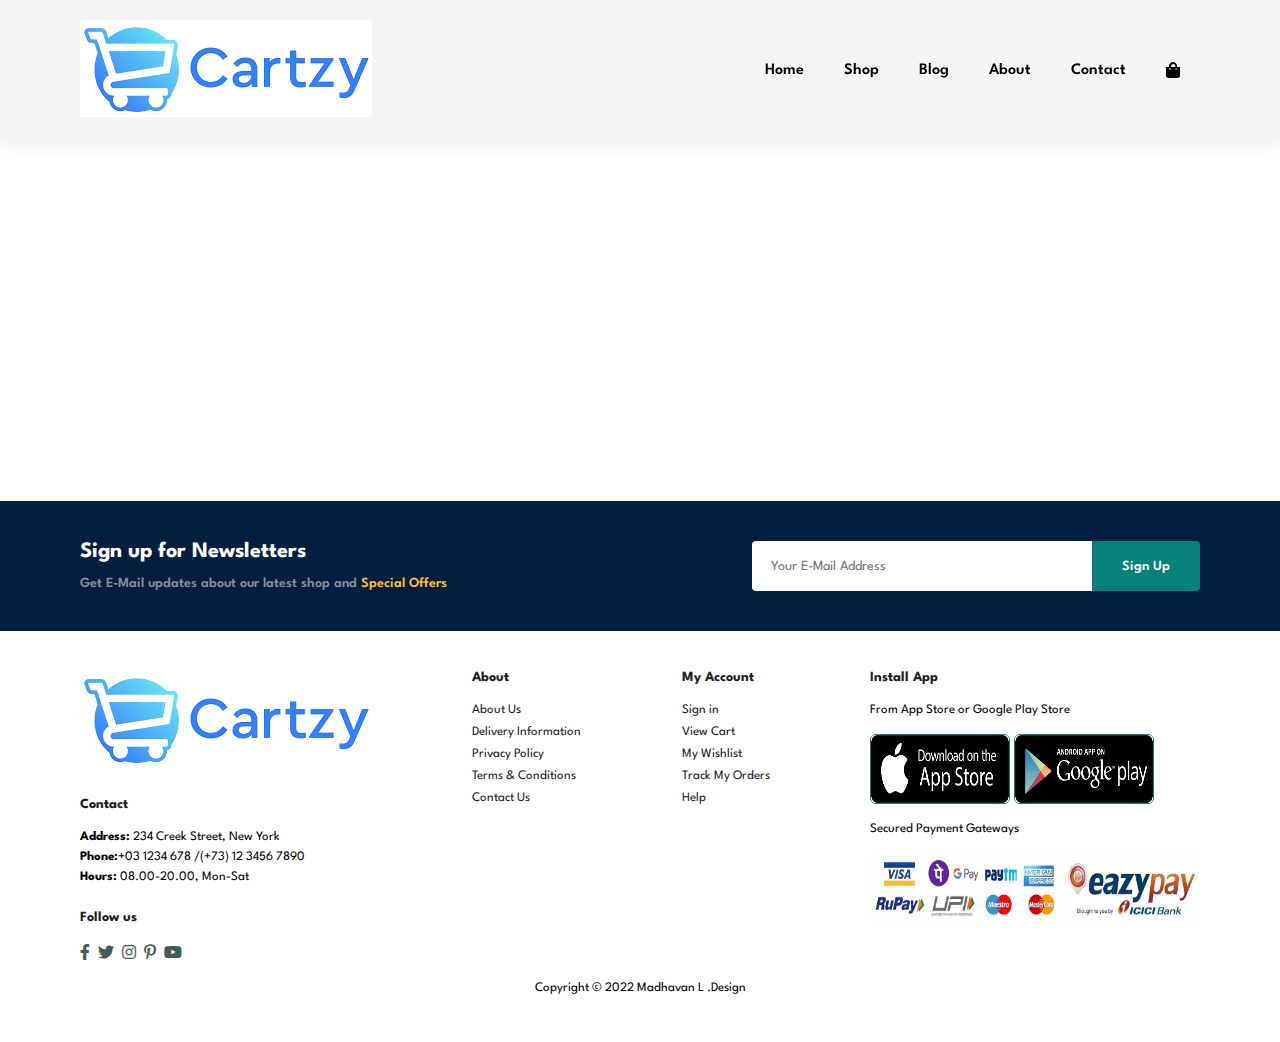
<file: blog.html>
<!DOCTYPE html>
<html lang="en">
<head>
    <meta charset="UTF-8">
    <meta http-equiv="X-UA-Compatible" content="IE=edge">
    <meta name="viewport" content="width=device-width, initial-scale=1.0">
    <title>Shop House</title>
    <link rel="stylesheet" href="style.css">
    <link rel="stylesheet" href="https://pro.fontawesome.com/releases/v5.10.0/css/all.css"/>
</head>
<body>
    <!--<h1>Heading 1 Example</h1>
    <h2>Heading 2 Example</h2>
    <h3>Heading 3 Example</h3>
    <h4>Heading 4 Example</h4>
    <h5>Heading 5 Example</h5>
    <h6>Heading 6 Example</h6>

    <p> Paragraph Example</p>-->

    <section id="header">
        <a href="#"><img src="logo - Copy.png" class="logo" alt=" "></a>

        <div>
            <ul id="navbar">
                <li><a class="active" href="index.html">Home</a></li>
                <li><a href="shop.html">Shop</a></li>
                <li><a href="Blog.html">Blog</a></li>
                <li><a href="about.html">About</a></li>
                <li><a href="contact.html">Contact</a></li>
                <li><a href="cart.html"><i class="fa fa-shopping-bag" aria-hidden="true"></i></a></li>
            </ul>
        </div>
    </section>

    <section id="page-header">
        
        <h2>#stayhome</h2>
        
        <p>Save more with coupons & up to 70% OFF! </p><br>

    </section>

    <section id="newsletter" class="section-p1" class="section-m1">
        <div class="newstext">
            <h4>Sign up for Newsletters</h4><br>
            <p>Get E-Mail updates about our latest shop and <span>Special Offers</span></p>
        </div>

        <div class="form">
            <input type="text" placeholder="Your E-Mail Address">
            <button class="normal">Sign Up</button>
        </div>
    
    </section>

    <footer class="section-p1">
        <div class="col">
            <img class ="logo" src="logo - Copy.png" alt="">
            <h4>Contact</h4>
            <p><strong>Address:</strong> 234 Creek Street, New York</p>
            <p><strong>Phone:</strong>+03 1234 678 /(+73) 12 3456 7890</p>
            <p><strong>Hours:</strong> 08.00-20.00, Mon-Sat</p>
            <div class="follow">
                <h4>Follow us</h4>
                <div class="icon">
                    <i class="fab fa-facebook-f"></i>
                    <i class="fab fa-twitter"></i>
                    <i class="fab fa-instagram"></i>
                    <i class="fab fa-pinterest-p"></i>
                    <i class="fab fa-youtube"></i>

                </div>
            </div>
        </div>

        <div class="col">
            <h4>About</h4>
            <a href="#">About Us</a>
            <a href="#">Delivery Information</a>
            <a href="#">Privacy Policy</a>
            <a href="#">Terms & Conditions</a>
            <a href="#">Contact Us</a>

        </div>

        <div class="col">
            <h4>My Account</h4>
            <a href="#">Sign in</a>
            <a href="#">View Cart</a>
            <a href="#">My Wishlist</a>
            <a href="#">Track My Orders</a>
            <a href="#">Help</a>

        </div>

        <div class="col install">
            <h4>Install App</h4>
            <p>From App Store or Google Play Store</p>
            <div class="row">
                <img src="download.png" alt="" width=140px height=70px>
                <img src="download (1).png"width=140px height=70px alt="">
            </div>
            <p>Secured Payment Gateways</p>
            <img src="Payments-Secured-by-Eazypay.jpg" width=330px height=70px alt="">
        </div>

        <div class="copyright">
            <p>Copyright &copy; 2022 Madhavan L
                .Design</p>
        </div>

        

        

    </footer>

    <script src="script.js"></script>
</body>
</html>
</file>
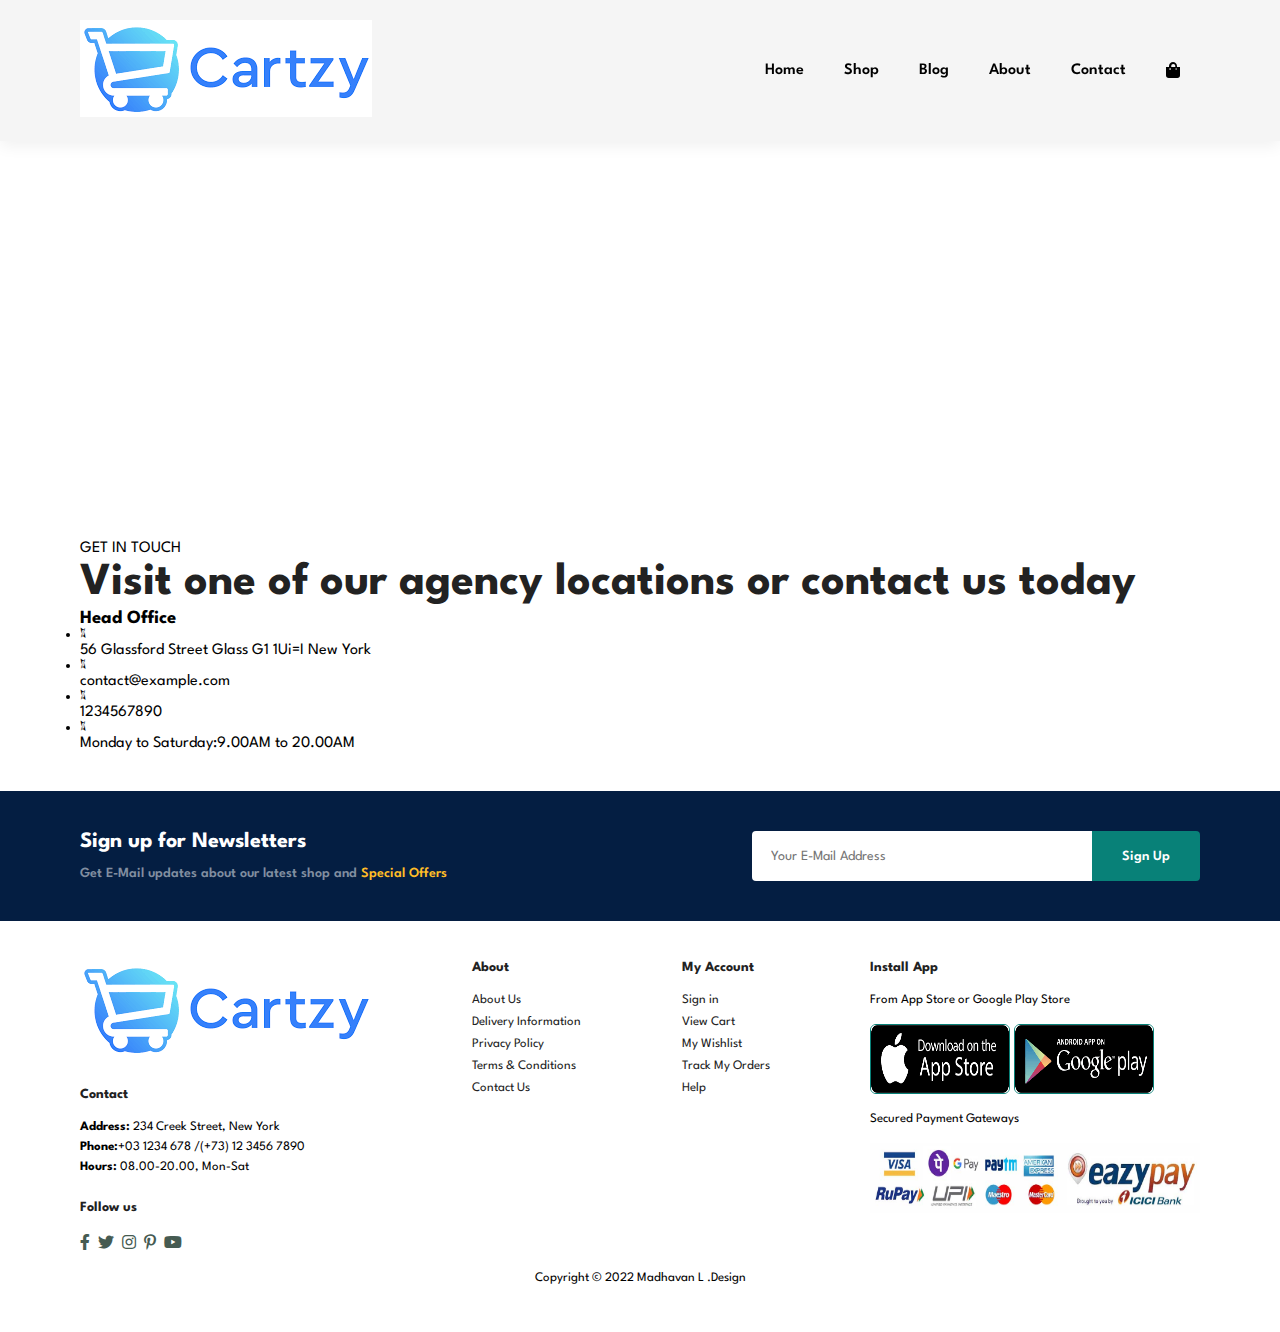
<file: Contact.html>
<!DOCTYPE html>
<html lang="en">
<head>
    <meta charset="UTF-8">
    <meta http-equiv="X-UA-Compatible" content="IE=edge">
    <meta name="viewport" content="width=device-width, initial-scale=1.0">
    <title>Shop House</title>
    <link rel="stylesheet" href="style.css">
    <link rel="stylesheet" href="https://pro.fontawesome.com/releases/v5.10.0/css/all.css"/>
</head>
<body>
    <section id="header">
        <a href="#"><img src="logo - Copy.png" class="logo" alt=" "></a>

        <div>
            <ul id="navbar">
                <li><a class="active" href="Contact.html">Home</a></li>
                <li><a href="shop.html">Shop</a></li>
                <li><a href="Blog.html">Blog</a></li>
                <li><a href="about.html">About</a></li>
                <li><a href="contact.html">Contact</a></li>
                <li><a href="cart.html"><i class="fa fa-shopping-bag" aria-hidden="true"></i></a></li>
            </ul>
        </div>
    </section>

    <section id="page-header" class="about-header">
        
        <h2>#let's_talk</h2>
        
        <p>LEAVE A MESSAGE, WE LOVE TO HEAR FROM YOU!</p><br>

    </section>

    <section id="Contact-details" class="section-p1">
        <div class="details">
            <span>
                GET IN TOUCH
            </span>
            <h2>Visit one of our agency locations or contact us today</h2>
            <h3>Head Office</h3>

        </div>
        <div>
            <li>
                <i class="fal fa-map"></i>
                <p>56 Glassford Street Glass G1 1Ui=I New York</p>

            </li>
            <li>
                <i class="fal fa-envelope"></i>
                <p>contact@example.com</p>
                
            </li>
            <li>
                <i class="fal fa-phone-alt"></i>
                <p>1234567890</p>
                
            </li>
            <li>
                <i class="fal fa-clock"></i>
                <p>Monday to Saturday:9.00AM to 20.00AM</p>
                
            </li>
        </div>
    </section>

    

    <section id="newsletter" class="section-p1" class="section-m1">
        <div class="newstext">
            <h4>Sign up for Newsletters</h4><br>
            <p>Get E-Mail updates about our latest shop and <span>Special Offers</span></p>
        </div>

        <div class="form">
            <input type="text" placeholder="Your E-Mail Address">
            <button class="normal">Sign Up</button>
        </div>
    
    </section>

    <footer class="section-p1">
        <div class="col">
            <img class ="logo" src="logo - Copy.png" alt="">
            <h4>Contact</h4>
            <p><strong>Address:</strong> 234 Creek Street, New York</p>
            <p><strong>Phone:</strong>+03 1234 678 /(+73) 12 3456 7890</p>
            <p><strong>Hours:</strong> 08.00-20.00, Mon-Sat</p>
            <div class="follow">
                <h4>Follow us</h4>
                <div class="icon">
                    <i class="fab fa-facebook-f"></i>
                    <i class="fab fa-twitter"></i>
                    <i class="fab fa-instagram"></i>
                    <i class="fab fa-pinterest-p"></i>
                    <i class="fab fa-youtube"></i>

                </div>
            </div>
        </div>

        <div class="col">
            <h4>About</h4>
            <a href="#">About Us</a>
            <a href="#">Delivery Information</a>
            <a href="#">Privacy Policy</a>
            <a href="#">Terms & Conditions</a>
            <a href="#">Contact Us</a>

        </div>

        <div class="col">
            <h4>My Account</h4>
            <a href="#">Sign in</a>
            <a href="#">View Cart</a>
            <a href="#">My Wishlist</a>
            <a href="#">Track My Orders</a>
            <a href="#">Help</a>

        </div>

        <div class="col install">
            <h4>Install App</h4>
            <p>From App Store or Google Play Store</p>
            <div class="row">
                <img src="download.png" alt="" width=140px height=70px>
                <img src="download (1).png"width=140px height=70px alt="">
            </div>
            <p>Secured Payment Gateways</p>
            <img src="Payments-Secured-by-Eazypay.jpg" width=330px height=70px alt="">
        </div>

        <div class="copyright">
            <p>Copyright &copy; 2022 Madhavan L
                .Design</p>
        </div>

        

        

    </footer>

    <script src="script.js"></script>

</body>
</html>
</file>
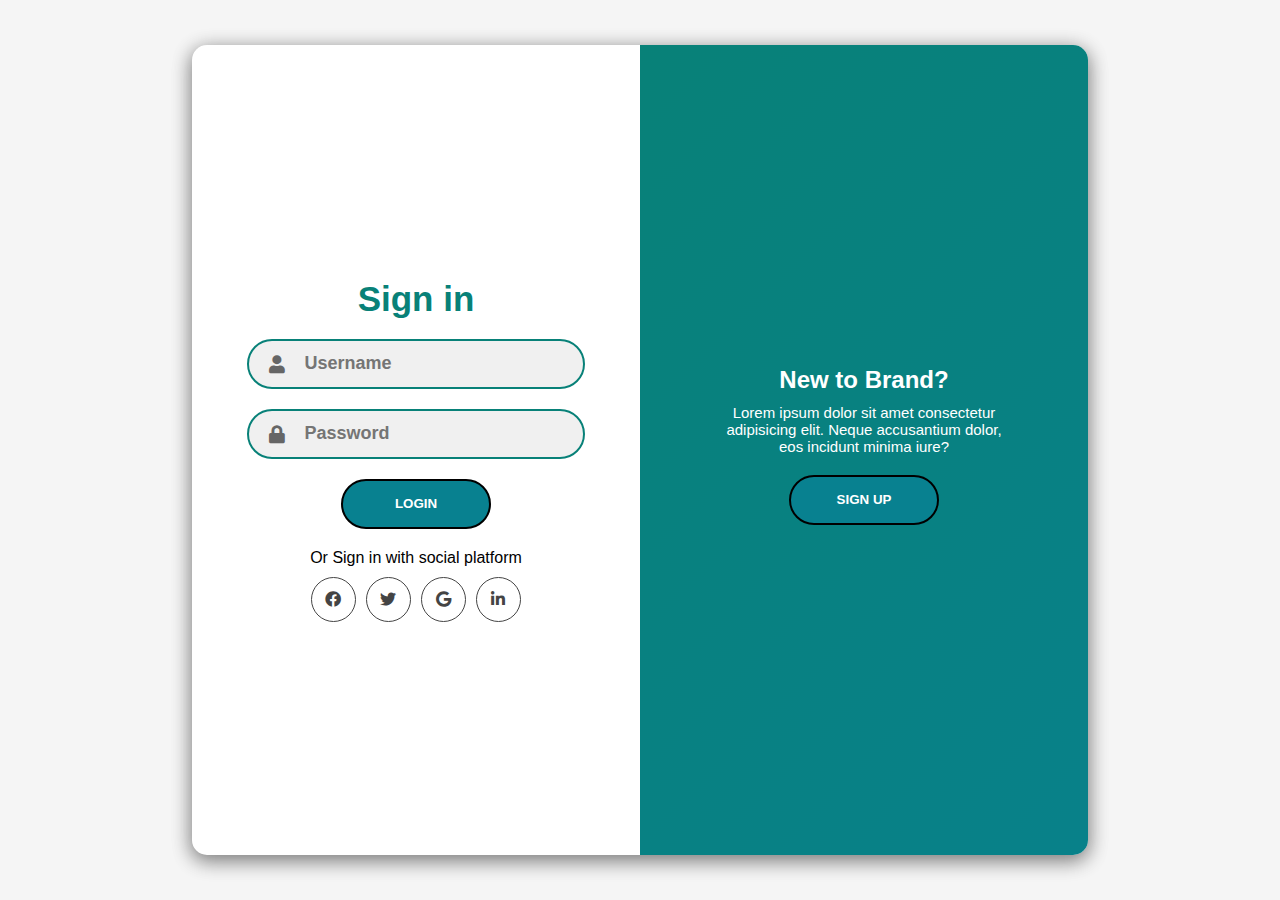
<file: login.html>
<!DOCTYPE html>
<html lang="en">

<head>
    <meta charset="UTF-8">
    <meta http-equiv="X-UA-Compatible" content="IE=edge">
    <meta name="viewport" content="width=device-width, initial-scale=1.0">
    <link rel="stylesheet" href="https://pro.fontawesome.com/releases/v5.10.0/css/all.css" integrity="sha384-AYmEC3Yw5cVb3ZcuHtOA93w35dYTsvhLPVnYs9eStHfGJvOvKxVfELGroGkvsg+p" crossorigin="anonymous" />
    <link rel="stylesheet" href="login.css">
    <link rel="stylesheet" href="https://pro.fontawesome.com/releases/v5.10.0/css/all.css"/>
    <title>Login Page</title>
</head>
<body>
    <div class="container">
        <div class="signin-signup">
            <form action="" class="sign-in-form">
                <h2 class="title">Sign in</h2>
                <div class="input-field">
                    <i class="fas fa-user"></i>
                    <input type="text" placeholder="Username"required>
                </div>
                <div class="input-field">
                    <i class="fas fa-lock"></i>
                    <input type="password" placeholder="Password"required>
                </div>
                <!--<input type="submit"  value="Login" class="btn"/>-->
                <a href="http://127.0.0.1:5500/index.html">
        
                    <input type="button" class="btn" value="Login">
                </a>

                <p class="social-text">Or Sign in with social platform</p>
                <div class="social-media">
                    <a href="#" class="social-icon">
                        <i class="fab fa-facebook"></i>
                    </a>
                    <a href="" class="social-icon">
                        <i class="fab fa-twitter"></i>
                    </a>
                    <a href="" class="social-icon">
                        <i class="fab fa-google"></i>
                    </a>
                    <a href="" class="social-icon">
                        <i class="fab fa-linkedin-in"></i>
                    </a>
                </div>
            </form>
            <form action="" class="sign-up-form">
                <h2 class="title"><a href="#">About Us</a></h2>
                <div class="input-field">
                    <i class="fas fa-user"></i>
                    <input type="text" placeholder="Name"required>
                </div>
                <div class="input-field">
                    <i class="fas fa-user"></i>
                    <input type="text" placeholder="Username"required>
                </div>
                <div class="input-field">
                    <i class="fas fa-phone"></i>
                    <input type="number" placeholder="Mobile Number"required>
                </div>

                <div class="input-field">
                    <i class="fas fa-envelope"></i>
                    <input type="text" placeholder="Email"required>
                </div>
                <div class="input-field">
                    <i class="fas fa-lock"></i>
                    <input type="password"  placeholder="Create Password"required>
                </div>
                <div class="input-field">
                    <i class="fas fa-lock"></i>
                    <input type="password" placeholder="Re-enter Password"required>
                </div>
                <input type="submit" value="Sign up" class="btn">
                <p class="social-text">Or Sign in with social platform</p>
               
                <div class="social-media">
                    <a href="#" class="social-icon">
                        <i class="fab fa-facebook-f"></i>
                    </a>
                    <a href="" class="social-icon">
                        <i class="fab fa-twitter"></i>
                    </a>
                    <a href="" class="social-icon">
                        <i class="fab fa-google"></i>
                    </a>
                    <a href="" class="social-icon">
                        <i class="fab fa-linkedin-in"></i>
                    </a>
                </div>
                <p class="account-text">Already have an account? <a href="#" id="sign-in-btn2">Sign in</a></p>
            </form>
        </div>
        <div class="panels-container">
            <div class="panel left-panel">
                <div class="content">
                    <h3>Member of Brand?</h3>
                    <p>Lorem ipsum dolor sit amet consectetur adipisicing elit. Neque accusantium dolor, eos incidunt minima iure?</p>
                    <button class="btn" id="sign-in-btn">Sign in</button>
                </div>
                
            </div>
            <div class="panel right-panel">
                <div class="content">
                    <h3>New to Brand?</h3>
                    <p>Lorem ipsum dolor sit amet consectetur adipisicing elit. Neque accusantium dolor, eos incidunt minima iure?</p>
                    <button class="btn" id="sign-up-btn">Sign up</button>
                </div>
                
            </div>
        </div>
    </div>
    <script src="login.js"></script>

</body>

</html>
</file>
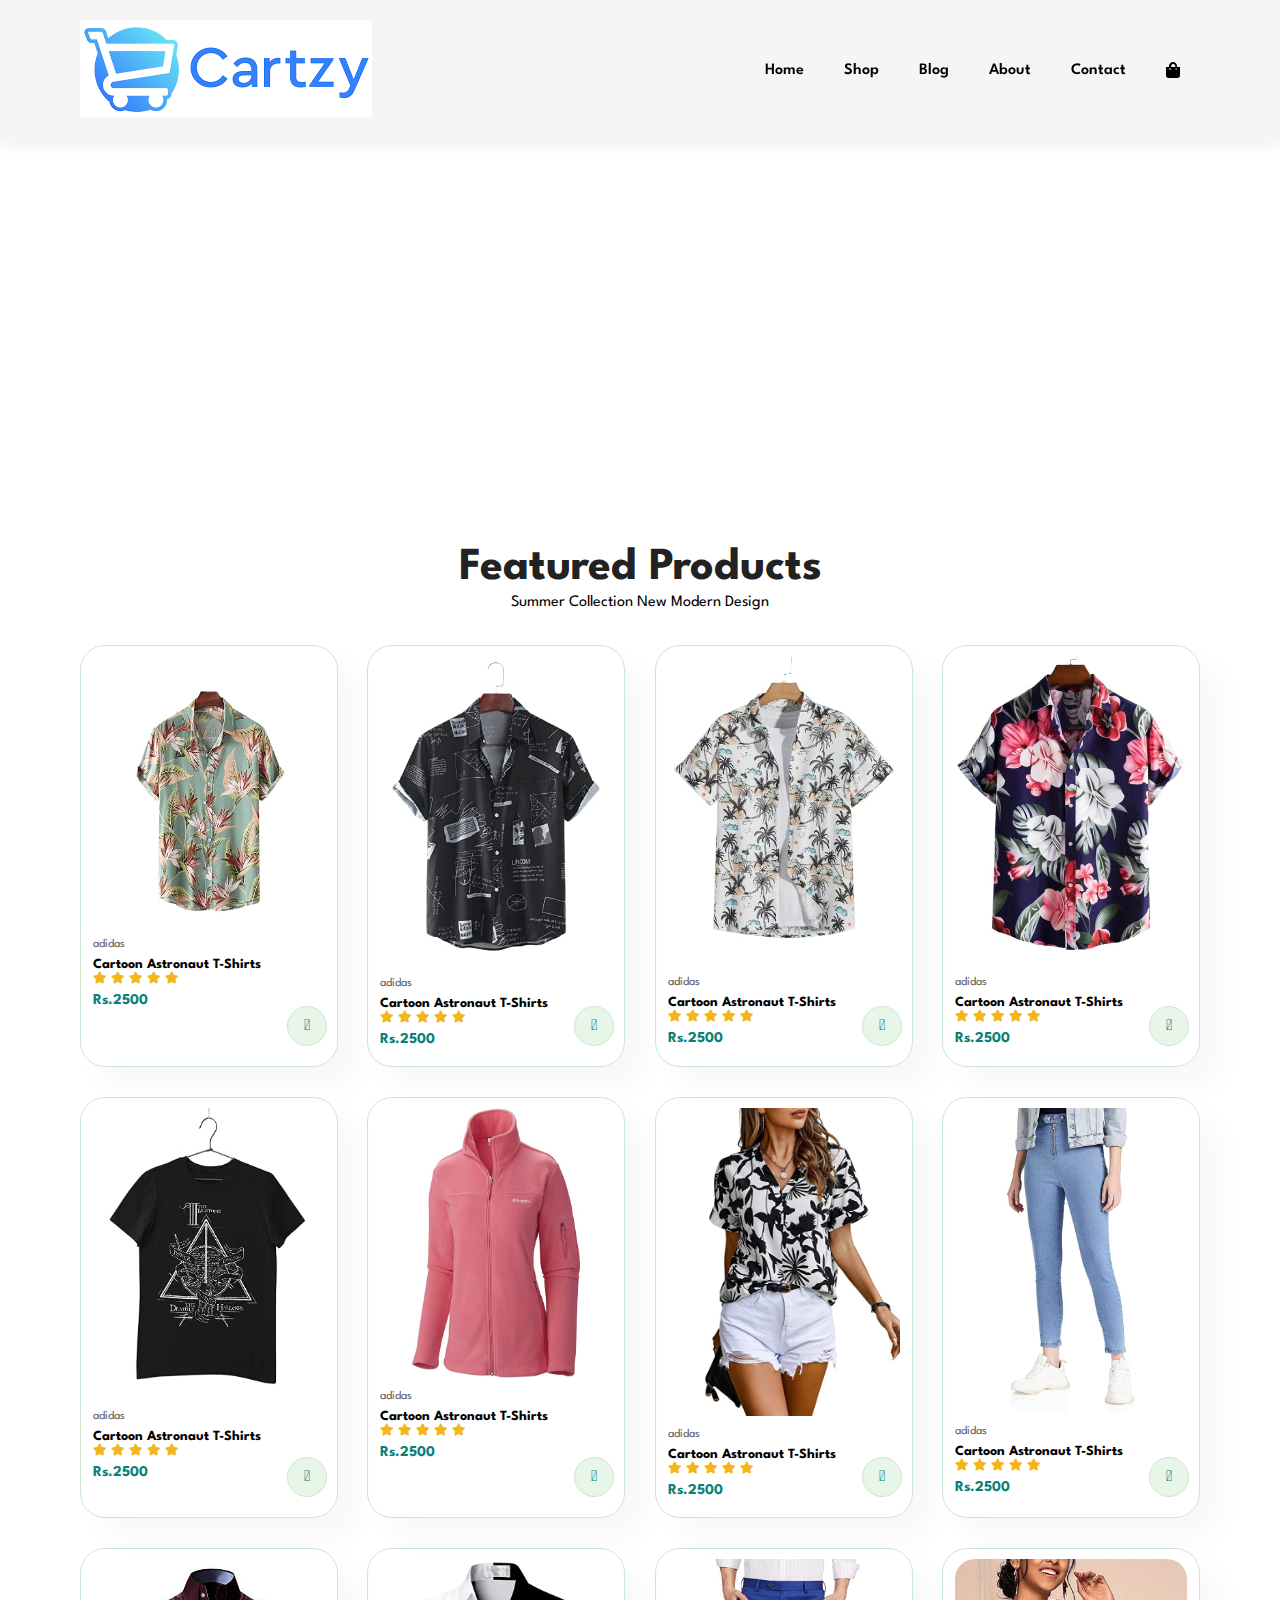
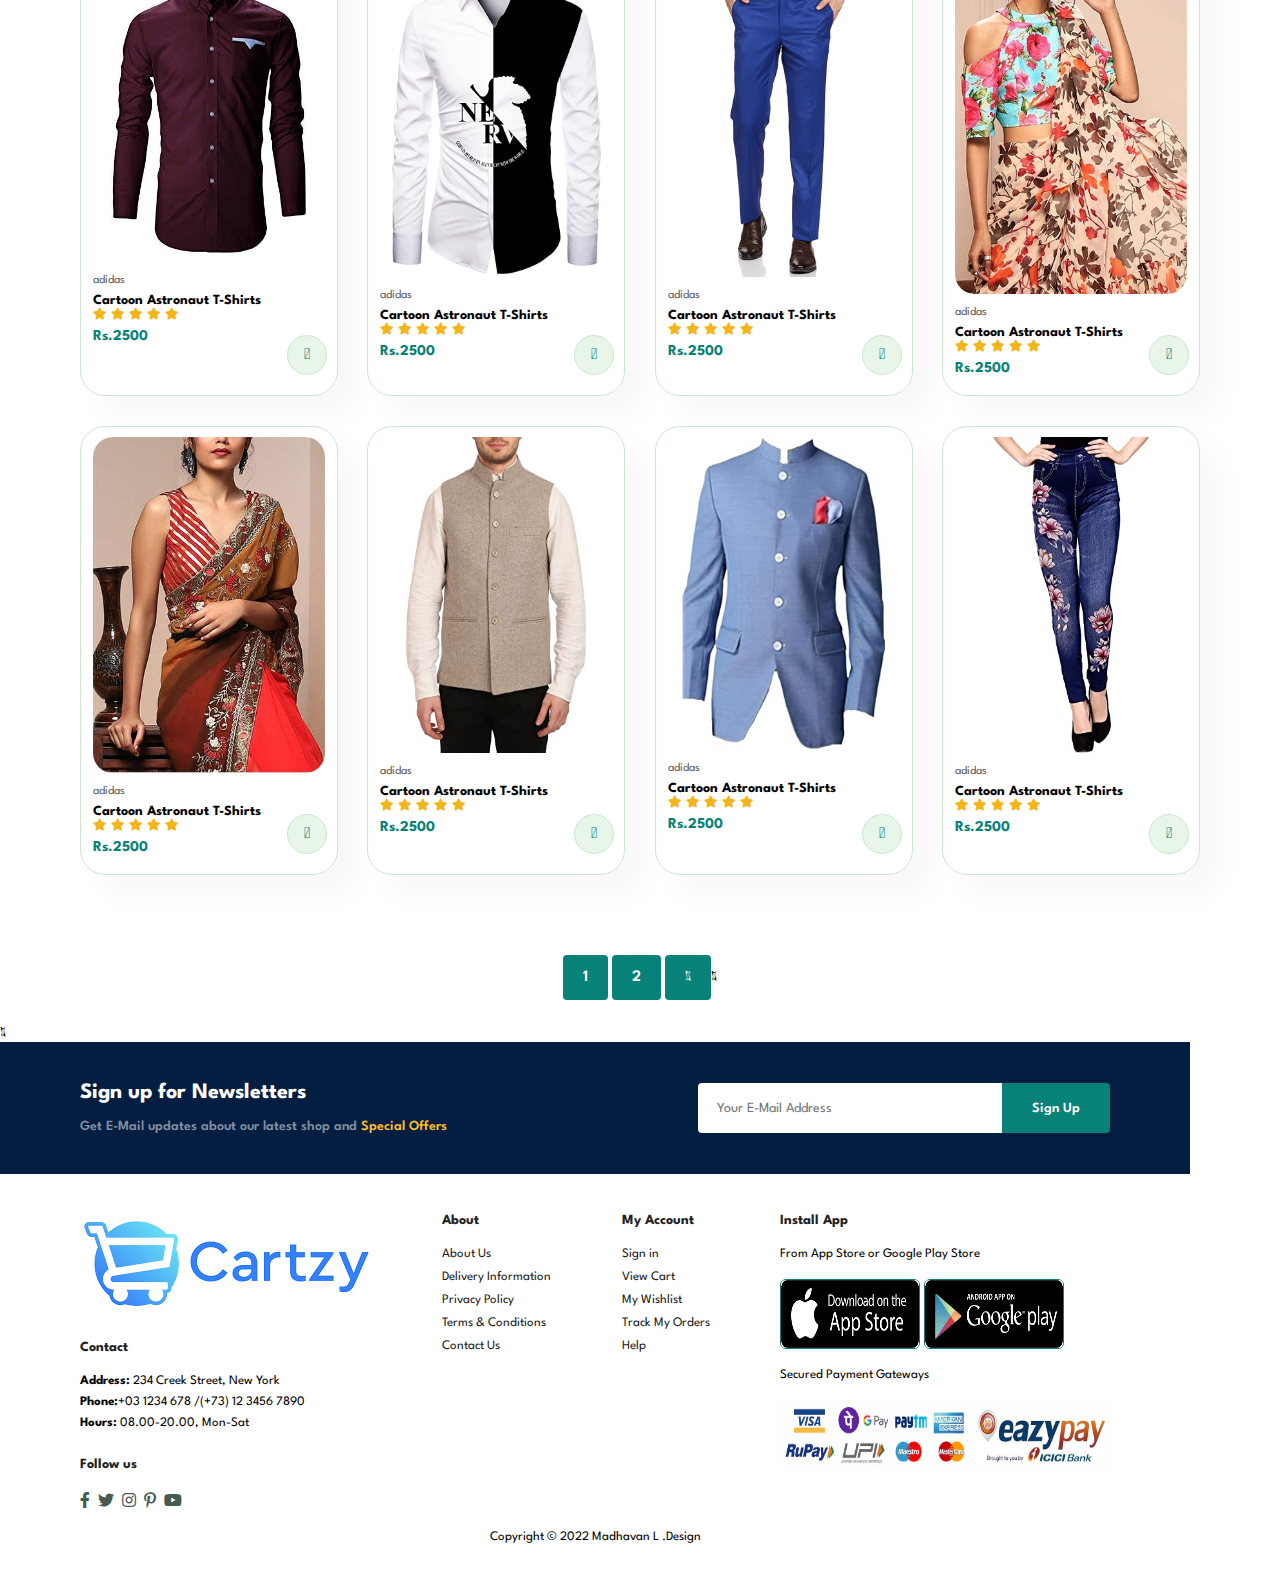
<file: shop.html>
<!DOCTYPE html>
<html lang="en">
<head>
    <meta charset="UTF-8">
    <meta http-equiv="X-UA-Compatible" content="IE=edge">
    <meta name="viewport" content="width=device-width, initial-scale=1.0">
    <title>Shop House</title>
    <link rel="stylesheet" href="style.css">
    <link rel="stylesheet" href="https://pro.fontawesome.com/releases/v5.10.0/css/all.css"/>
</head>
<body>
    <!--<h1>Heading 1 Example</h1>
    <h2>Heading 2 Example</h2>
    <h3>Heading 3 Example</h3>
    <h4>Heading 4 Example</h4>
    <h5>Heading 5 Example</h5>
    <h6>Heading 6 Example</h6>

    <p> Paragraph Example</p>-->

    <section id="header">
        <a href="#"><img src="logo - Copy.png" class="logo" alt=" "></a>

        <div>
            <ul id="navbar">
                <li><a  href="index.html">Home</a></li>
                <li><a class="active" href="shop.html">Shop</a></li>
                <li><a href="Blog.html">Blog</a></li>
                <li><a href="about.html">About</a></li>
                <li><a href="contact.html">Contact</a></li>
                <li><a href="cart.html"><i class="fa fa-shopping-bag" aria-hidden="true"></i></a></li>
            </ul>
        </div>
    </section>

    <section id="page-header">
        
        <h2>#stayhome</h2>
        
        <p>Save more with coupons & up to 70% OFF! </p><br>

    </section>

    <section id="product1" class="section-p1">
        <h2>Featured Products</h2>
        <p>Summer Collection New Modern Design</p>
        <div class="pro-container">
            <div class="pro">
                <img src="tshirt 1.jpg" alt="">
                <div class="desc">
                    <span>adidas</span>
                    <h5>Cartoon Astronaut T-Shirts</h5>
                    <div class="star">
                        <i class="fas fa-star"></i>
                        <i class="fas fa-star"></i>
                        <i class="fas fa-star"></i>
                        <i class="fas fa-star"></i>
                        <i class="fas fa-star"></i>
                    </div>
                    <h4>Rs.2500</h4>
                </div>
                <a href="#"><i class="fal fa-shopping-cart cart"></i></a>
            </div>

            <div class="pro">
                <img src="tshirt2.jpg" alt="">
                <div class="desc">
                    <span>adidas</span>
                    <h5>Cartoon Astronaut T-Shirts</h5>
                    <div class="star">
                        <i class="fas fa-star"></i>
                        <i class="fas fa-star"></i>
                        <i class="fas fa-star"></i>
                        <i class="fas fa-star"></i>
                        <i class="fas fa-star"></i>
                    </div>
                    <h4>Rs.2500</h4>
                </div>
                <a href="#"><i class="fal fa-shopping-cart cart"></i></a>
            </div>

            <div class="pro">
                <img src="tshirt3.jpg" alt="">
                <div class="desc">
                    <span>adidas</span>
                    <h5>Cartoon Astronaut T-Shirts</h5>
                    <div class="star">
                        <i class="fas fa-star"></i>
                        <i class="fas fa-star"></i>
                        <i class="fas fa-star"></i>
                        <i class="fas fa-star"></i>
                        <i class="fas fa-star"></i>
                    </div>
                    <h4>Rs.2500</h4>
                </div>
                <a href="#"><i class="fal fa-shopping-cart cart"></i></a>
            </div>

            <div class="pro">
                <img src="tshirt4.jpg" alt="">
                <div class="desc">
                    <span>adidas</span>
                    <h5>Cartoon Astronaut T-Shirts</h5>
                    <div class="star">
                        <i class="fas fa-star"></i>
                        <i class="fas fa-star"></i>
                        <i class="fas fa-star"></i>
                        <i class="fas fa-star"></i>
                        <i class="fas fa-star"></i>
                    </div>
                    <h4>Rs.2500</h4>
                </div>
                <a href="#"><i class="fal fa-shopping-cart cart"></i></a>
            </div>

            <div class="pro">
                <img src="tshirt5.jpg" alt="">
                <div class="desc">
                    <span>adidas</span>
                    <h5>Cartoon Astronaut T-Shirts</h5>
                    <div class="star">
                        <i class="fas fa-star"></i>
                        <i class="fas fa-star"></i>
                        <i class="fas fa-star"></i>
                        <i class="fas fa-star"></i>
                        <i class="fas fa-star"></i>
                    </div>
                    <h4>Rs.2500</h4>
                </div>
                <a href="#"><i class="fal fa-shopping-cart cart"></i></a>
            </div>

            <div class="pro">
                <img src="tshirt6.jpg" alt="">
                <div class="desc">
                    <span>adidas</span>
                    <h5>Cartoon Astronaut T-Shirts</h5>
                    <div class="star">
                        <i class="fas fa-star"></i>
                        <i class="fas fa-star"></i>
                        <i class="fas fa-star"></i>
                        <i class="fas fa-star"></i>
                        <i class="fas fa-star"></i>
                    </div>
                    <h4>Rs.2500</h4>
                </div>
                <a href="#"><i class="fal fa-shopping-cart cart"></i></a>
            </div>

            <div class="pro">
                <img src="tshirt7.jpg" alt="">
                <div class="desc">
                    <span>adidas</span>
                    <h5>Cartoon Astronaut T-Shirts</h5>
                    <div class="star">
                        <i class="fas fa-star"></i>
                        <i class="fas fa-star"></i>
                        <i class="fas fa-star"></i>
                        <i class="fas fa-star"></i>
                        <i class="fas fa-star"></i>
                    </div>
                    <h4>Rs.2500</h4>
                </div>
                <a href="#"><i class="fal fa-shopping-cart cart"></i></a>
            </div>

            <div class="pro">
                <img src="tshirt8.jpg" alt="">
                <div class="desc">
                    <span>adidas</span>
                    <h5>Cartoon Astronaut T-Shirts</h5>
                    <div class="star">
                        <i class="fas fa-star"></i>
                        <i class="fas fa-star"></i>
                        <i class="fas fa-star"></i>
                        <i class="fas fa-star"></i>
                        <i class="fas fa-star"></i>
                    </div>
                    <h4>Rs.2500</h4>
                </div>
                <a href="#"><i class="fal fa-shopping-cart cart"></i></a>
            </div>

            <div class="pro">
                <img src="shirt1.jpg" alt="">
                <div class="desc">
                    <span>adidas</span>
                    <h5>Cartoon Astronaut T-Shirts</h5>
                    <div class="star">
                        <i class="fas fa-star"></i>
                        <i class="fas fa-star"></i>
                        <i class="fas fa-star"></i>
                        <i class="fas fa-star"></i>
                        <i class="fas fa-star"></i>
                    </div>
                    <h4>Rs.2500</h4>
                </div>
                <a href="#"><i class="fal fa-shopping-cart cart"></i></a>
            </div>

            <div class="pro">
                <img src="shirt2.jpg" alt="">
                <div class="desc">
                    <span>adidas</span>
                    <h5>Cartoon Astronaut T-Shirts</h5>
                    <div class="star">
                        <i class="fas fa-star"></i>
                        <i class="fas fa-star"></i>
                        <i class="fas fa-star"></i>
                        <i class="fas fa-star"></i>
                        <i class="fas fa-star"></i>
                    </div>
                    <h4>Rs.2500</h4>
                </div>
                <a href="#"><i class="fal fa-shopping-cart cart"></i></a>
            </div>

            <div class="pro">
                <img src="shirt3.jpg" alt="">
                <div class="desc">
                    <span>adidas</span>
                    <h5>Cartoon Astronaut T-Shirts</h5>
                    <div class="star">
                        <i class="fas fa-star"></i>
                        <i class="fas fa-star"></i>
                        <i class="fas fa-star"></i>
                        <i class="fas fa-star"></i>
                        <i class="fas fa-star"></i>
                    </div>
                    <h4>Rs.2500</h4>
                </div>
                <a href="#"><i class="fal fa-shopping-cart cart"></i></a>
            </div>

            <div class="pro">
                <img src="shirt4.jpg" alt="">
                <div class="desc">
                    <span>adidas</span>
                    <h5>Cartoon Astronaut T-Shirts</h5>
                    <div class="star">
                        <i class="fas fa-star"></i>
                        <i class="fas fa-star"></i>
                        <i class="fas fa-star"></i>
                        <i class="fas fa-star"></i>
                        <i class="fas fa-star"></i>
                    </div>
                    <h4>Rs.2500</h4>
                </div>
                <a href="#"><i class="fal fa-shopping-cart cart"></i></a>
            </div>

            <div class="pro">
                <img src="shirt5.jpg" alt="">
                <div class="desc">
                    <span>adidas</span>
                    <h5>Cartoon Astronaut T-Shirts</h5>
                    <div class="star">
                        <i class="fas fa-star"></i>
                        <i class="fas fa-star"></i>
                        <i class="fas fa-star"></i>
                        <i class="fas fa-star"></i>
                        <i class="fas fa-star"></i>
                    </div>
                    <h4>Rs.2500</h4>
                </div>
                <a href="#"><i class="fal fa-shopping-cart cart"></i></a>
            </div>

            <div class="pro">
                <img src="shirt6.jpg" alt="">
                <div class="desc">
                    <span>adidas</span>
                    <h5>Cartoon Astronaut T-Shirts</h5>
                    <div class="star">
                        <i class="fas fa-star"></i>
                        <i class="fas fa-star"></i>
                        <i class="fas fa-star"></i>
                        <i class="fas fa-star"></i>
                        <i class="fas fa-star"></i>
                    </div>
                    <h4>Rs.2500</h4>
                </div>
                <a href="#"><i class="fal fa-shopping-cart cart"></i></a>
            </div>

            <div class="pro">
                <img src="shirt7.jpg" alt="">
                <div class="desc">
                    <span>adidas</span>
                    <h5>Cartoon Astronaut T-Shirts</h5>
                    <div class="star">
                        <i class="fas fa-star"></i>
                        <i class="fas fa-star"></i>
                        <i class="fas fa-star"></i>
                        <i class="fas fa-star"></i>
                        <i class="fas fa-star"></i>
                    </div>
                    <h4>Rs.2500</h4>
                </div>
                <a href="#"><i class="fal fa-shopping-cart cart"></i></a>
            </div>

            <div class="pro">
                <img src="shirt 8.jpg" alt="">
                <div class="desc">
                    <span>adidas</span>
                    <h5>Cartoon Astronaut T-Shirts</h5>
                    <div class="star">
                        <i class="fas fa-star"></i>
                        <i class="fas fa-star"></i>
                        <i class="fas fa-star"></i>
                        <i class="fas fa-star"></i>
                        <i class="fas fa-star"></i>
                    </div>
                    <h4>Rs.2500</h4>
                </div>
                <a href="#"><i class="fal fa-shopping-cart cart"></i></a>
            </div>


        </div>
    </section>

    <section id="pagination" class="section-p1">
        <a href="#">1</a>
        <a href="#">2</a>
        <a href="#"><i class="fal fa-long-arrow-alt-right"></a>
    </section>

    

    <section id="newsletter" class="section-p1" class="section-m1">
        <div class="newstext">
            <h4>Sign up for Newsletters</h4><br>
            <p>Get E-Mail updates about our latest shop and <span>Special Offers</span></p>
        </div>

        <div class="form">
            <input type="text" placeholder="Your E-Mail Address">
            <button class="normal">Sign Up</button>
        </div>
    
    </section>

    
    

    <footer class="section-p1">
        <div class="col">
            <img class ="logo" src="logo - Copy.png" alt="">
            <h4>Contact</h4>
            <p><strong>Address:</strong> 234 Creek Street, New York</p>
            <p><strong>Phone:</strong>+03 1234 678 /(+73) 12 3456 7890</p>
            <p><strong>Hours:</strong> 08.00-20.00, Mon-Sat</p>
            <div class="follow">
                <h4>Follow us</h4>
                <div class="icon">
                    <i class="fab fa-facebook-f"></i>
                    <i class="fab fa-twitter"></i>
                    <i class="fab fa-instagram"></i>
                    <i class="fab fa-pinterest-p"></i>
                    <i class="fab fa-youtube"></i>

                </div>
            </div>
        </div>

        <div class="col">
            <h4>About</h4>
            <a href="#">About Us</a>
            <a href="#">Delivery Information</a>
            <a href="#">Privacy Policy</a>
            <a href="#">Terms & Conditions</a>
            <a href="#">Contact Us</a>

        </div>

        <div class="col">
            <h4>My Account</h4>
            <a href="#">Sign in</a>
            <a href="#">View Cart</a>
            <a href="#">My Wishlist</a>
            <a href="#">Track My Orders</a>
            <a href="#">Help</a>

        </div>

        <div class="col install">
            <h4>Install App</h4>
            <p>From App Store or Google Play Store</p>
            <div class="row">
                <img src="download.png" alt="" width=140px height=70px>
                <img src="download (1).png"width=140px height=70px alt="">
            </div>
            <p>Secured Payment Gateways</p>
            <img src="Payments-Secured-by-Eazypay.jpg" width=330px height=70px alt="">
        </div>

        <div class="copyright">
            <p>Copyright &copy; 2022 Madhavan L
                .Design</p>
        </div>

        

        

    </footer>



    <script src="script.js"></script>
</body>
</html>
</file>
<file: style.css>
@import url('https://fonts.googleapis.com/css2?family=Spartan:wght@100;200;300;400;500;600;700;800;900&display=swap');

*{
    margin: 0%;
    padding: 0%;
    box-sizing: border-box;
    font-family: 'Spartan',sans-serif;

}

h1{
    font-size: 50px;
    line-height: 64px;
    color:#222;
}

h2{
    font-size: 46px;
    line-height: 54px;
    color:#222;
}

h4{
    font-size: 20px;
    color:#222;
}

h6{
    font-size: 12px;
    font-weight: 700;
    
}

.section-p1
{
    padding: 40px 80px;
}

.section-m1
{
    margin:40px 0;
}

button.normal{
    font-size: 14px;
    font-weight: 600;
    padding:15px 30px;
    color:#222;
    background-color: #fff;
    border-radius: 4px;
    border: none;
    cursor:pointer;
    outline: none;
    transition: 0.2s;
}

button.white{
    font-size: 14px;
    font-weight: 600;
    padding:11px 19px;
    color:#fff;
    background-color:transparent;
    border: 1px solid #fff;
    cursor:pointer;
    outline: none;
    transition: 0.2s;
}


body{
    width:100%;
}

#header
{
    display:flex;
    align-items: center;
    justify-content: space-between;
    padding:20px 80px;
    background:whitesmoke;
    box-shadow: 0 5px 15px rgba(0,0,0,0.06);
    z-index: 999;
    position: sticky;
    top:0;
    left:0;
}

#navbar
{
    display: flex;
    align-items: center;
    justify-content: center;
}

#navbar li{
    list-style: none;
    padding:0 20px;
    position: relative;
}

#navbar li a{
    text-decoration: none;
    font-size: 16px;
    font-weight: 600;
    color:black;
    transition: 0.3s ease;
}

#navbar li a:hover{
    color:#088178;

}

#navbar li a:active::after,
#navbar li a:hover::after{
    content:" ";
    width:30%;
    height:2px;
    background: #088178;
    position: absolute;
    bottom:-4px;
    left:20px;
}

#mobile
{
    display: none;
    align-items: center;
}

#close
{
    display:none;
}

/* home page*/

#hero
{
    background-image: url("professional-smiling-young-woman-help-customer-find-where-go-showing-way-pointing-finger-left-grinning-friendly-pleased-answer-any-questions-as-introduce-new-product-white-background\ \(1\).jpg");
    height: 90vh;
    width:100%;
    background-position: top 15% right 0;
    background-size: cover;
    padding:0 80px;
    display:flex;
    align-items: flex-start;
    justify-content: center;
    flex-direction: column;

}

#hero h4{
    padding-bottom: 15px;

}

#hero h1{
    color:#088178;
}

#hero .btn{
    background-image: url("abstract-yellow-smooth-background-design_1017-32106.jpg");
    background-color:transparent;
    color:black;
    border:0;
    padding: 18px 80px 14px 65px;
    background-repeat: no-repeat;
    cursor:pointer;
    font-size: 18px;
    font-weight:5px;
}

#feature
{
    display:flex;
    align-items: center;
    justify-content: space-between;
    flex-wrap:wrap;
    
}

#feature .featurebox
{
    width:180px;
    text-align: center;
    padding: 25px 15px;
    box-shadow: 20px 20px 34px rgba(0,0,0,0.03);
    border:1px solid #cce7d0;
    border-radius:4px;
    margin:15px 0;
}

#feature .featurebox:hover{
    box-shadow: 10px 10px 54px rgba(70,61,220,0.1);
}

#feature .featurebox h6{
    display: inline-block;
    padding: 9px 8px 6px 8px ;
    border-radius: 4px;
    color: #088178;
    line-height: 1;
    background-color: #fddde4;

}

#feature .featurebox:nth-child(2) h6{
    background-color: #cdebbc;
}

#feature .featurebox:nth-child(3) h6{
    background-color: #d1e8f2;
}

#feature .featurebox:nth-child(4) h6{
    background-color: #cdd4f8;
}

#feature .featurebox:nth-child(5) h6{
    background-color: #f6dbf6;
}

#feature .featurebox:nth-child(6) h6{
    background-color: #fff2e5;
}
#feature .featurebox img{
    width:100%;
    margin-bottom: 10px;
}

#product1{
    text-align: center;

}
#product1 .pro-container
{
    display: flex;
    justify-content: space-between;
    padding-top: 20px;
    flex-wrap: wrap;

}
#product1 .pro
{
    
    width: 23%;
    min-width:250px;
    padding:10px 12px;
    border:1px solid #cce7d0;
    border-radius: 25px;
    cursor:pointer;
    box-shadow: 20px 20px 30px rgba(0,0,0,0.03);
    margin:15px 0;
    position: relative;
    
}
.pro
{
    display: flex;
    justify-content: space-between;
    padding-top: 20px;
    flex-wrap: wrap;
}

#product1 .pro img{
    width:100%;
    border-radius: 20px;
}

#product1 .pro:hover{
    box-shadow:20px 20px 30px rgba(0,0,0,0.06);
}

#product1 .pro .desc
{
    text-align: start;
    padding:10px 0;
}

#product1 .pro .desc span{
    color:#606063;
    font-size:12px;
}

#product1 .pro .desc h5{
    padding-top:7px;
    color:black;
    font-size: 14px;
}

#product1 .pro .desc i{
    font-size: 12px;
    color:rgb(243,181,25);
}

#product1 .pro .desc h4{
    padding-top: 7px;
    font-size:15px;
    font-weight:700;
    color:#088178;
}

#product1 .pro .cart{
    width:40px;
    height: 40px;
    line-height: 40px;
    border-radius: 50px;
    background-color: #e8f6ea;
    font-weight: 500;
    color:#088178;
    border:1px solid #cce7d0;
    position: absolute;
    bottom:20px;
    right: 10px;
}

#banner
{
    display: flex;
    justify-content: center;
    text-align: center;
    align-items: center;
    flex-direction: column;
    background-image: url("banner.jpg");
    width: 100%;
    height: 40vh;
    background-position: center;
    background-size: cover;
}

#banner h4{
    color:#fff;
    font-size: 16px;

}
#banner h2{
    color:#fff;
    font-size: 30px;
    padding:10px 0;

}

#banner h2 span{
    color:red;
}

#banner button:hover{
    background-color: #088178;
    color:black;
}

#sm-banner
{
    display:flex;
    justify-content: space-between;
    flex-wrap: wrap;
}

#sm-banner .banner-box{
    display: flex;
    justify-content: center;
    align-items: flex-start;
    flex-direction: column;
    background-image: url("magnificent-woman-long-bright-skirt-dancing-studio-carefree-inspired-female-model-posing-with-pleasure-yellow.jpg");
    min-width: 650px;
    height: 50vh;
    background-position: center;
    background-size: cover;
    padding: 30px;
}

#sm-banner h4{
    color:white;
    font-size: 22px;
    font-weight: 300;

}
#sm-banner h2{
    color:white;
    font-size: 30px;
    font-weight: 800;
    
}
#sm-banner span{
    color:white;
    font-size: 18px;
    font-weight: 500;
    padding-bottom: 15px;
}

#sm-banner .banner-box:hover button{
    background-color: #088178;
    border:1px solid #088178;
}

#sm-banner .banner-box2{
    background-image: url("attractive-fashion-couple-posing-old-street-sunny-spring-pretty-beautiful-woman-her-handsome-stylish-boyfriend-hugging-outdoor_273443-2587.jpg");
    background-size: cover;
}

#banner3
{
    display: flex;
    justify-content: space-between;
    flex-wrap: wrap;
    padding: 0 80px;
}

#banner3 .banner-box
{
    display: flex;
    justify-content: center;
    align-items: flex-start;
    flex-direction: column;
    background-image: url("spectacular-caucasian-lady-with-long-hair-posing-beach-windy-day-outdoor-shot-wonderful-female-model-enjoying-summer-weekend-near-sea_197531-26222.jpg");
    min-width: 30%;
    height: 30vh;
    background-position: center;
    background-size: cover;
    padding: 20px;
    margin-bottom: 20px;
}
#banner3 .banner-box2
{
    background-image:url("girl-s-spring-summer-shoes-collection-mock-up-different-styles-colos-shoes_72402-578.jpg") ;
    background-size: cover;
}

#banner3 .banner-box3{
    background: url("portrait-handsome-confident-stylish-hipster-lambersexual-model-with-curly-hairstyle-sexy-man-dressed-jeans-white-tshirt-fashion-male-isolated-blue-wall-studio_158538-26572.jpg");
    background-size: cover;
}



#banner3 h2{
    color:black;
    font-weight: 900;
    font-size: 25px;

}
#banner3 h3{
    color:red;
    font-weight: 900;
    font-size: 20px;


}

#newsletter
{
    display:flex;
    align-items:center;
    justify-content: space-between;
    flex-wrap: wrap;
    background-image: url("");
    background-repeat: no-repeat;
    background-position: 20% 30%;
    background-color: #041e42;
}

#newsletter h4{
    font-size:22px;
    font-weight: 700;
    color:#fff;

}

#newsletter p{
    font-size:14px;
    font-weight: 600;
    color:#818ea0;
    
}
#newsletter p span{
    color:#ffbd27;

}
#newsletter .form{
    display:flex;
    width:40%;
}

#newsletter input{
    height:3.125rem;
    padding:0 1.25em;
    font-size:14px;
    width:100%;
    border:1px solid transparent;
    border-radius: 4px;
    outline:none;
    border-top-right-radius: 0;
    border-bottom-right-radius: 0;
}

#newsletter button {
    background-color: #088178;
    color:white;
    white-space: nowrap;
    border-top-left-radius: 0;
    border-bottom-left-radius: 0;
}

footer{
    flex-wrap: wrap;
    display: flex;
    justify-content: space-between;
}

footer .col{
    display: flex;
    flex-direction: column;
    align-items: flex-start;
    margin-bottom: 20px;

}

footer .logo{
    margin-bottom: 30px;
}

footer h4{
    font-size: 14px;
    padding-bottom: 20px;
}

footer p{
    font-size: 13px;
    margin:0 0 8px 0;
}

footer a{
    text-decoration: none;
    font-size: 13px;
    margin-bottom: 10px;
    color:#222;
}

footer .follow{
    margin-top: 20px;
}

footer .follow i{
    color:#465b52;
    padding-right: 4px;
    cursor:pointer;
}

footer .install .row img{
    border-radius: 6px;
    border:1px solid #088178;

}

footer .install img{
    margin: 10px 0 15px 0;
}

footer .follow i:hover,
footer a:hover{
    color:#088178;
}

footer .copyright{
    width:100%;
    text-align: center;
}

/*shop page*/

#page-header
{
    background-image: url("");
    width: 100%;
    height: 40vh;
    background-size: cover;
    display: flex;
    justify-content: center;
    text-align: center;
    flex-direction: column;
    padding: 14px;
}

#page-header h2,
#page-header p{
    color:white;
}

#pagination{
    text-align: center;

}

#pagination a {
    text-decoration: none;
    background-color: #088178;
    padding:15px 20px;
    border-radius: 4px;
    font-weight: 600;
    color:white;
}

#pagination a i{
    font-size:16px;
    font-weight: 600;
}

/* Single product */

#prodetails .single-pro-image
{
    width:40%;
    margin-right: 50px;

}

.small-img-group
{
    display: flex;
    justify-content: space-between;
}
.small-img-col
{
    flex-basis: 24%;
    cursor:pointer;
}







/*Start Media Query */

@media (max-width:799px){
    .section-p1 {
        padding: 40px 40px;
    }

    #product1 .pro-container {
        display: flex;
        justify-content: center;
        
    }

    #product1 .pro {
        
        margin: 15px ;
        
    }

    #banner {
        height: 20vh;
    }

    #sm-banner .banner-box {
        height:30vh;
        min-width:100%;
    
    }

    #banner3 {
        display: flex;
        justify-content: space-between;
        flex-wrap: wrap;
        padding: 0 40px;
    }

    #banner3 .banner-box {
        width: 28%;

    }

    #newsletter .form {
    
        width: 70%;
    }
    #navbar {
        display: flex;
        flex-direction: column;
        align-items: flex-start;
        justify-content: flex-start;
        position: fixed;
        top:0;
        right:-300px;
        height:100vh;
        width:300px;
        box-shadow: 0 40px 60px rgba(0,0,0,0.1);
        background-color: #E3E6F3;
        padding: 80px 0 0 10px;
        transition: 0.4s;
        
    }
    #navbar.active
    {
        right:0px;
    }
    #navbar li{
        margin-bottom: 25px;
    }

    #mobile
   {
    display: flex;
    align-items: center;
   }

   #mobile i{
    color:black;
    font-size:24px;
    padding-left: 20px;

   }
   #close{
    display: initial;
    position:absolute;
    top:30px;
    left:30px;
    color:black;
    font-size:24px;
   }

   #lg-bag
   {
    display:none;
   }

   #hero
{
    
    height: 70vh;
    padding:0 80px;
    background-position: top 30% right 30%;
    

}
#feature {
    justify-content: center;
}

#feature .featurebox {
    margin:15px 15px;
}
}

@media(max-width:477px){
    #header
    {
        padding: 10px 30px;
    }

    #hero
    {
        padding: 0 20px;
        background-position: 55%;
    }

    h2{
        font-size: 32px;
    }
    h1
    {
        font-size:38px;
    }

    .section-p1
    {
        padding:20px;
    }
    #feature .featurebox{
        width:155px;
        margin:0  0 15px 0;

    }
    #feature
    {
        justify-content: space-between;
    }

    #product1.pro{
        width:100%;
    }

    #banner
    {
        height:40vh;
    }

    #sm-banner .banner-box{
        height:40vh;
    }
    #sm-banner .banner-box2{
        margin-top: 20px;
    }

    #banner3
    {
        padding: 0 20px ;
    }

    #banner3 .banner-box{
        width:100%;
    }

    #newsletter .form
    {
        width:100%;

    }

    #newsletter
    {
        padding:40px 20px;
    }

    footer .copyright{
        text-align: start;
    }

    }









/* About page */

#page-header.about-header
{
    background-image: url(" ");
}

#about-head img{
    width:50%;
    height:auto;
}

#about-head
{
    display:flex;
    align-items: center;
}

#about-head div
{
    padding-left: 40px;

}

#about-app
{
    text-align: center;
}

#about-app .video
{
    width:70%;
    height: 100%;
    margin: 30% auto 0 auto;
}

#about-app .video video{
    width:100%;
    height: 100%;
    border-radius: 20px;
}
</file>
<file: login.css>
* {
    margin: 0;
    padding: 0;
    box-sizing: border-box;
    font-family: 'Poppins', sans-serif;
}

body {
    display: flex;
    align-items: center;
    justify-content: center;
    min-height: 100vh;
    background: whitesmoke;
}

.container {
    position: relative;
    width: 70vw;
    height: 90vh;
    background: #fff;
    border-radius: 15px;
    box-shadow: 0 4px 20px 0 rgba(0, 0, 0, 0.3), 0 6px 20px 0 rgba(0, 0, 0, 0.3);
    overflow: hidden;
}

.container::before {
    content: "";
    position: absolute;
    top: 0;
    left: -50%;
    width: 100%;
    height: 100%;
    /*background: linear-gradient(-45deg, #df4adf, #520852);*/
    /*background: linear-gradient(-45deg, #6163cb, #2d06bc);*/
    background: #088178;
    background: linear-gradient(-45deg, #088190, #088178);

    z-index: 6;
    transform: translateX(100%);
    transition: 1s ease-in-out;
}

.signin-signup {
    position: absolute;
    top: 0;
    left: 0;
    width: 100%;
    height: 100%;
    display: flex;
    align-items: center;
    justify-content: space-around;
    z-index: 5;
}

form {
    display: flex;
    align-items: center;
    justify-content: center;
    flex-direction: column;
    width: 40%;
    min-width: 238px;
    padding: 0 10px;
}

form.sign-in-form {
    opacity: 1;
    transition: 0.5s ease-in-out;
    transition-delay: 1s;
}

form.sign-up-form {
    opacity: 0;
    transition: 0.5s ease-in-out;
    transition-delay: 1s;
}

.title {
    font-size: 35px;
    color: #088178;
    margin-bottom: 10px;
}

.input-field {
    width: 100%;
    height: 50px;
    background: #f0f0f0;
    margin: 10px 0;
    border: 2px solid #088178;
    border-radius: 50px;
    display: flex;
    align-items: center;
}

.input-field i {
    flex: 1;
    text-align: center;
    color: #666;
    font-size: 18px;
}

.input-field input {
    flex: 5;
    background: none;
    border: none;
    outline: none;
    width: 100%;
    font-size: 18px;
    font-weight: 600;
    color: #444;
}

.btn {
    border:2px solid black;
    width: 150px;
    height: 50px;
    
    border-radius: 50px;
    background: #088190 ;
    color: #fff;
    font-weight: 600;
    margin: 10px 0;
    text-transform: uppercase;
    cursor: pointer;
}

.btn:hover {
    background: #088178
}

.social-text {
    margin: 10px 0;
    font-size: 16px;
}

.social-media {
    display: flex;
    justify-content: center;
}

.social-icon {
    height: 45px;
    width: 45px;
    display: flex;
    align-items: center;
    justify-content: center;
    color: #444;
    border: 1px solid #444;
    border-radius: 50px;
    margin: 0 5px;
}

a {
    text-decoration: none;
}

.social-icon:hover {
    color: #088190;
    border-color: #088190;
}

.panels-container {
    position: absolute;
    top: 0;
    left: 0;
    width: 100%;
    height: 100%;
    display: flex;
    align-items: center;
    justify-content: space-around;
}

.panel {
    display: flex;
    flex-direction: column;
    align-items: center;
    justify-content: space-around;
    width: 35%;
    min-width: 238px;
    padding: 0 10px;
    text-align: center;
    z-index: 6;
}

.left-panel {
    pointer-events: none;
}

.content {
    color: #fff;
    transition: 1.1s ease-in-out;
    transition-delay: 0.5s;
}

.panel h3 {
    font-size: 24px;
    font-weight: 600;
}

.panel p {
    font-size: 15px;
    padding: 10px 0;
}

.image {
    width: 100%;
    transition: 1.1s ease-in-out;
    transition-delay: 0.4s;
}

.left-panel .image,
.left-panel .content {
    transform: translateX(-200%);
}

.right-panel .image,
.right-panel .content {
    transform: translateX(0);
}

.account-text {
    display: none;
}


/*Animation*/

.container.sign-up-mode::before {
    transform: translateX(0);
}

.container.sign-up-mode .right-panel .image,
.container.sign-up-mode .right-panel .content {
    transform: translateX(200%);
}

.container.sign-up-mode .left-panel .image,
.container.sign-up-mode .left-panel .content {
    transform: translateX(0);
}

.container.sign-up-mode form.sign-in-form {
    opacity: 0;
}

.container.sign-up-mode form.sign-up-form {
    opacity: 1;
}

.container.sign-up-mode .right-panel {
    pointer-events: none;
}

.container.sign-up-mode .left-panel {
    pointer-events: all;
}


/*Responsive*/

@media (max-width:779px) {
    .container {
        width: 100vw;
        height: 100vh;
    }
}

@media (max-width:635px) {
    .container::before {
        display: none;
    }
    form {
        width: 80%;
    }
    form.sign-up-form {
        display: none;
    }
    .container.sign-up-mode2 form.sign-up-form {
        display: flex;
        opacity: 1;
    }
    .container.sign-up-mode2 form.sign-in-form {
        display: none;
    }
    .panels-container {
        display: none;
    }
    .account-text {
        display: initial;
        margin-top: 30px;
    }
}

@media (max-width:320px) {
    form {
        width: 90%;
    }
}
</file>
